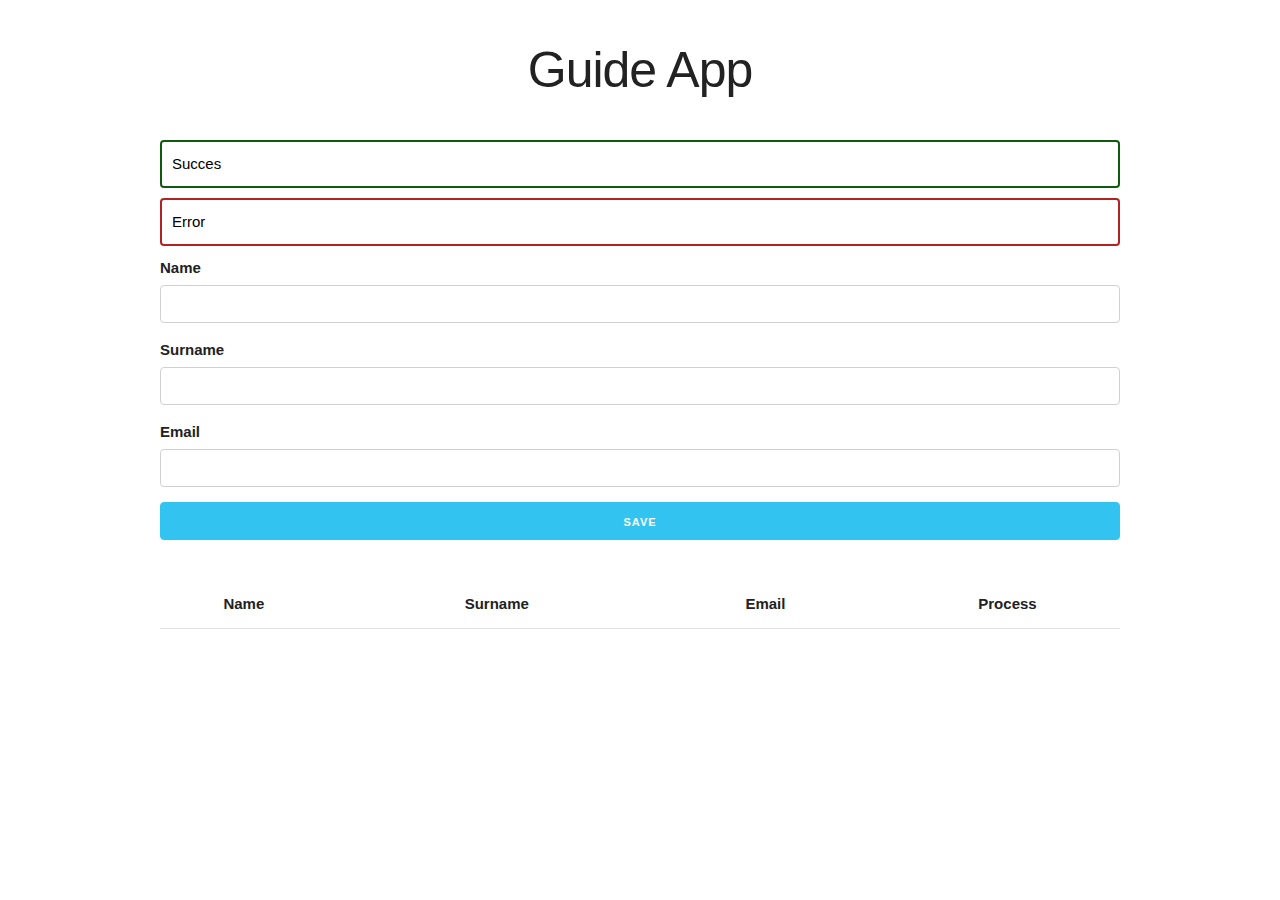
<file: guideApp/index.html>
<!DOCTYPE html>
<html lang="en">
<head>
  <meta charset="UTF-8">
  <meta http-equiv="X-UA-Compatible" content="IE=edge">
  <meta name="viewport" content="width=device-width, initial-scale=1.0">
  <title>Guide App</title>
  <link rel="stylesheet" href="https://cdnjs.cloudflare.com/ajax/libs/font-awesome/6.3.0/css/all.min.css" integrity="sha512-SzlrxWUlpfuzQ+pcUCosxcglQRNAq/DZjVsC0lE40xsADsfeQoEypE+enwcOiGjk/bSuGGKHEyjSoQ1zVisanQ==" crossorigin="anonymous" referrerpolicy="no-referrer" />
  <link rel="stylesheet" href="normalize.css">
  <link rel="stylesheet" href="skeleton.css">
  <link rel="stylesheet" href="main.css">
</head>
<body>
  <div class="container">
    <h1 class="main-title">Guide App</h1>

    <div class="info info-success">Succes</div>
    <div class="info info-error">Error</div>

    <form class="form-guide">
      <div>
        <label for="name">Name</label>
        <input type="text" id="name" class="u-full-width">
      </div>
      <div>
        <label for="surname">Surname</label>
        <input type="text" id="surname" class="u-full-width">
      </div>
      <div>
        <label for="email">Email</label>
        <input type="text" id="email" class="u-full-width">
      </div>
      <div>
        <input type="submit" id="save" value="Save" class="u-full-width button-primary">
      </div>
    </form>

    <table class="u-full-width">
      <thead>
        <tr>
          <th>Name</th>
          <th>Surname</th>
          <th>Email</th>
          <th>Process</th>
        </tr>
      </thead>
      <tbody class="person-list"></tbody>
    </table>
  </div>
  
  <script src="app.js"></script>
</body>
</html>
</file>
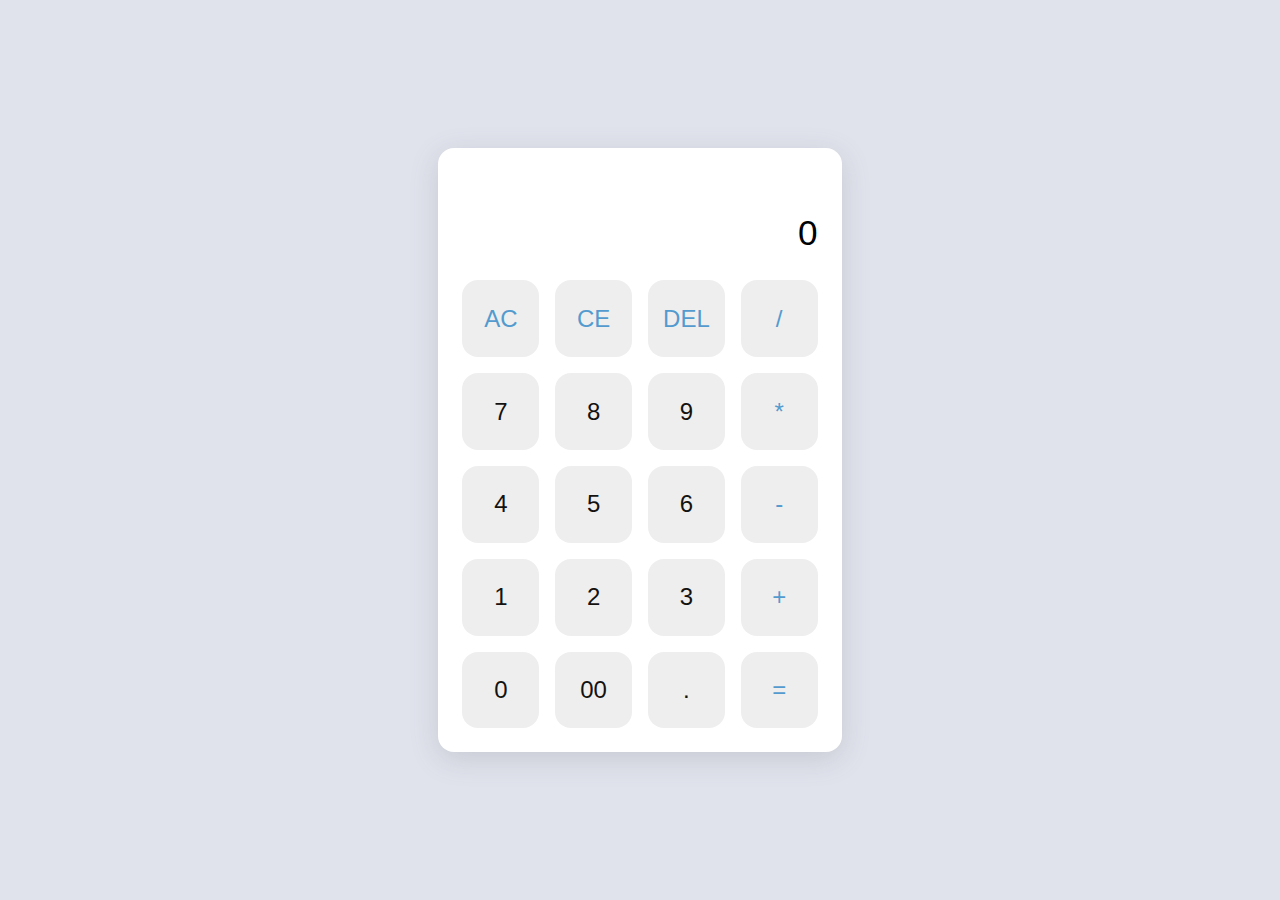
<file: calculator/calculator.html>
<!DOCTYPE html>
<html lang="en">

<head>
  <meta charset="UTF-8">
  <meta name="viewport" content="width=device-width, initial-scale=1.0">
  <link rel="stylesheet" href="style.css">
  <title>Calculator</title>
</head>

<body>
  <div class="container">
    <div class="buffer-screen"></div>
    <div class="main-screen">0</div>
    <button class="operator">AC</button>
    <button class="operator">CE</button>
    <button class="operator">DEL</button>
    <button class="operator">/</button>
    <button class="number">7</button>
    <button class="number">8</button>
    <button class="number">9</button>
    <button class="operator">*</button>
    <button class="number">4</button>
    <button class="number">5</button>
    <button class="number">6</button>
    <button class="operator">-</button>
    <button class="number">1</button>
    <button class="number">2</button>
    <button class="number">3</button>
    <button class="operator">+</button>
    <button class="number">0</button>
    <button class="number">00</button>
    <button class="number">.</button>
    <button class="operator">=</button>
  </div>
  <script src="index.js"></script>
</body>

</html>
</file>
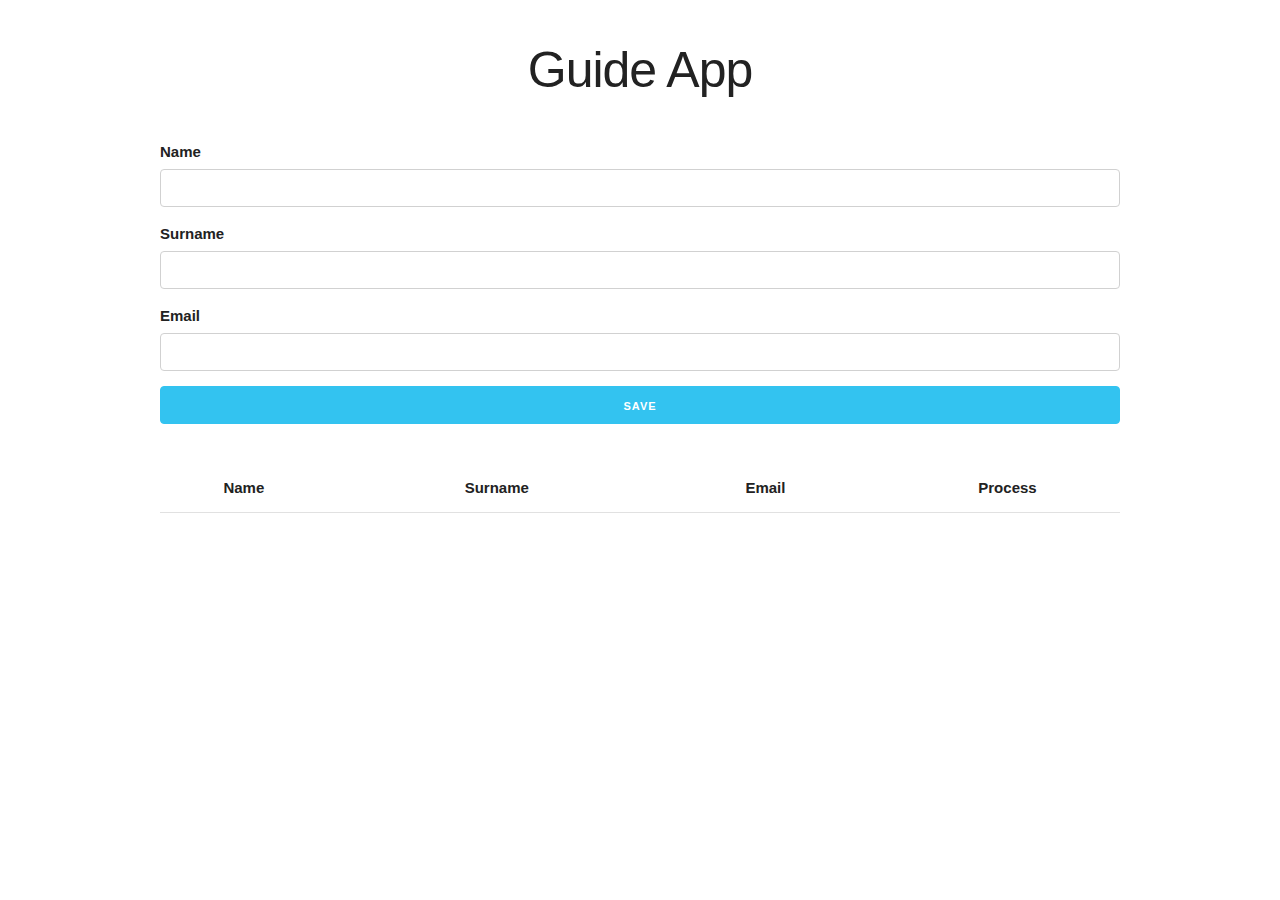
<file: guideApp/guide-app.html>
<!DOCTYPE html>
<html lang="en">
<head>
  <meta charset="UTF-8">
  <meta http-equiv="X-UA-Compatible" content="IE=edge">
  <meta name="viewport" content="width=device-width, initial-scale=1.0">
  <title>Guide App</title>
  <link rel="stylesheet" href="https://cdnjs.cloudflare.com/ajax/libs/font-awesome/6.3.0/css/all.min.css" integrity="sha512-SzlrxWUlpfuzQ+pcUCosxcglQRNAq/DZjVsC0lE40xsADsfeQoEypE+enwcOiGjk/bSuGGKHEyjSoQ1zVisanQ==" crossorigin="anonymous" referrerpolicy="no-referrer" />
  <link rel="stylesheet" href="normalize.css">
  <link rel="stylesheet" href="skeleton.css">
  <link rel="stylesheet" href="main.css">
</head>
<body>
  <div class="container">
    <h1 class="main-title">Guide App</h1>

    <div class="info">Success</div>

    <form class="form-guide">
      <div>
        <label for="name">Name</label>
        <input type="text" id="name" class="u-full-width">
      </div>
      <div>
        <label for="surname">Surname</label>
        <input type="text" id="surname" class="u-full-width">
      </div>
      <div>
        <label for="email">Email</label>
        <input type="text" id="email" class="u-full-width">
      </div>
      <div>
        <input type="submit" id="save" value="Save" class="u-full-width button-primary">
      </div>
    </form>

    <table class="u-full-width">
      <thead>
        <tr>
          <th>Name</th>
          <th>Surname</th>
          <th>Email</th>
          <th>Process</th>
        </tr>
      </thead>
      <tbody class="person-list"></tbody>
    </table>
  </div>
  
  <script src="app.js"></script>
</body>
</html>
</file>
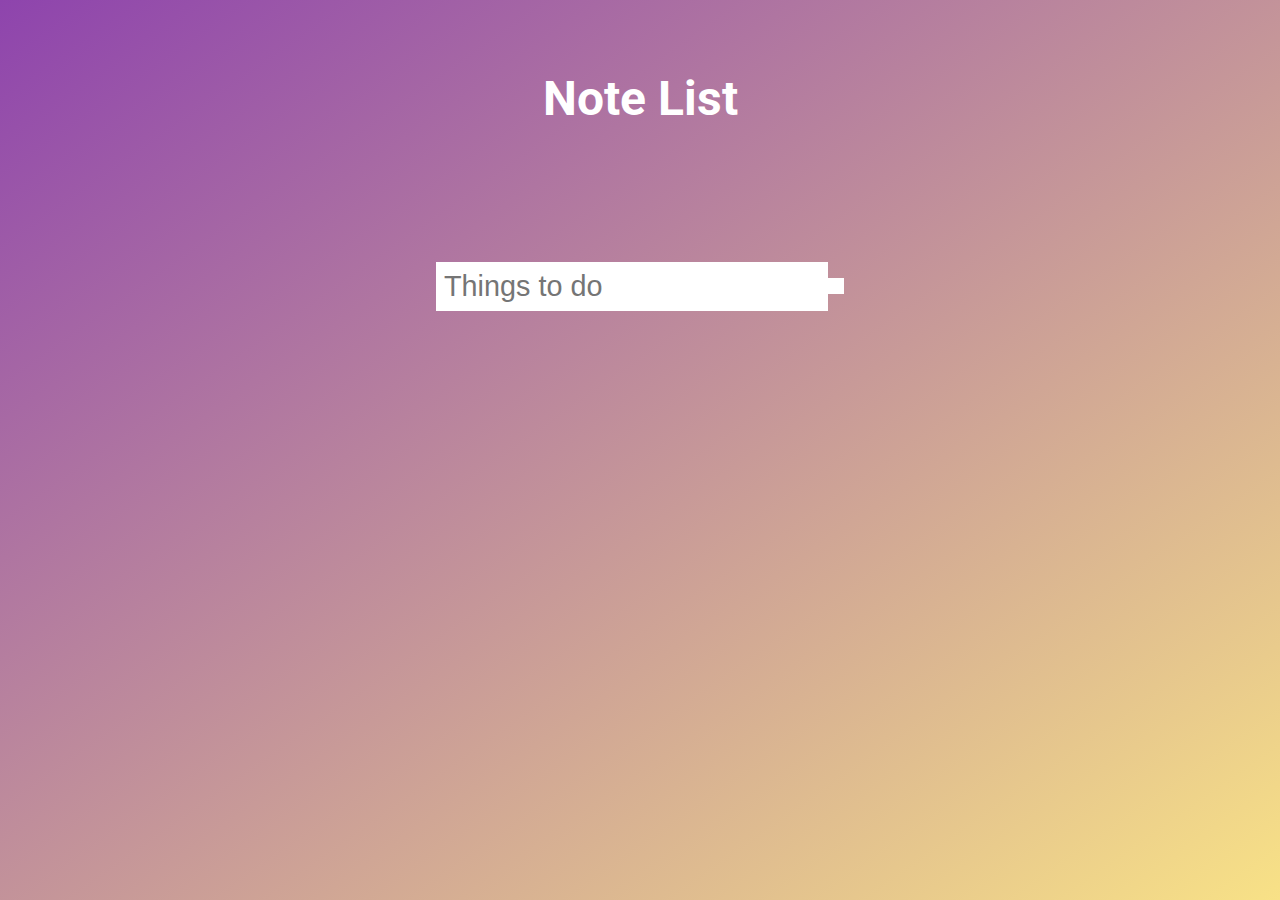
<file: noteList/note_list.html>
<!DOCTYPE html>
<html lang="en">
<head>
    <meta charset="UTF-8">
    <meta http-equiv="X-UA-Compatible" content="IE=edge">
    <meta name="viewport" content="width=device-width, initial-scale=1.0">
    <title>Document</title>
    <link rel="stylesheet" href="https://cdnjs.cloudflare.com/ajax/libs/font-awesome/6.3.0/css/all.min.css" integrity="sha512-SzlrxWUlpfuzQ+pcUCosxcglQRNAq/DZjVsC0lE40xsADsfeQoEypE+enwcOiGjk/bSuGGKHEyjSoQ1zVisanQ==" crossorigin="anonymous" referrerpolicy="no-referrer" />
    <link rel="preconnect" href="https://fonts.googleapis.com">
    <link rel="preconnect" href="https://fonts.gstatic.com" crossorigin>
    <link href="https://fonts.googleapis.com/css2?family=Roboto:wght@400;700&display=swap" rel="stylesheet">
    <link rel="stylesheet" href="style.css">
</head>
<body>
    <header class="header">
        <h1 class="main-title">
            Note List
        </h1>
    </header>

    <form class="note-form" action="#">
        <input type="text" class="form-item input-value" placeholder="Things to do">
        <button type="submit" class="form-item form-btn">
            <i class="fa-solid fa-cart-plus"></i>  
        </button>
    </form>

    <div class="note-container">
        <ul class="note-list"></ul>
    </div>

    <script src="script.js"></script>
</body>
</html>
</file>
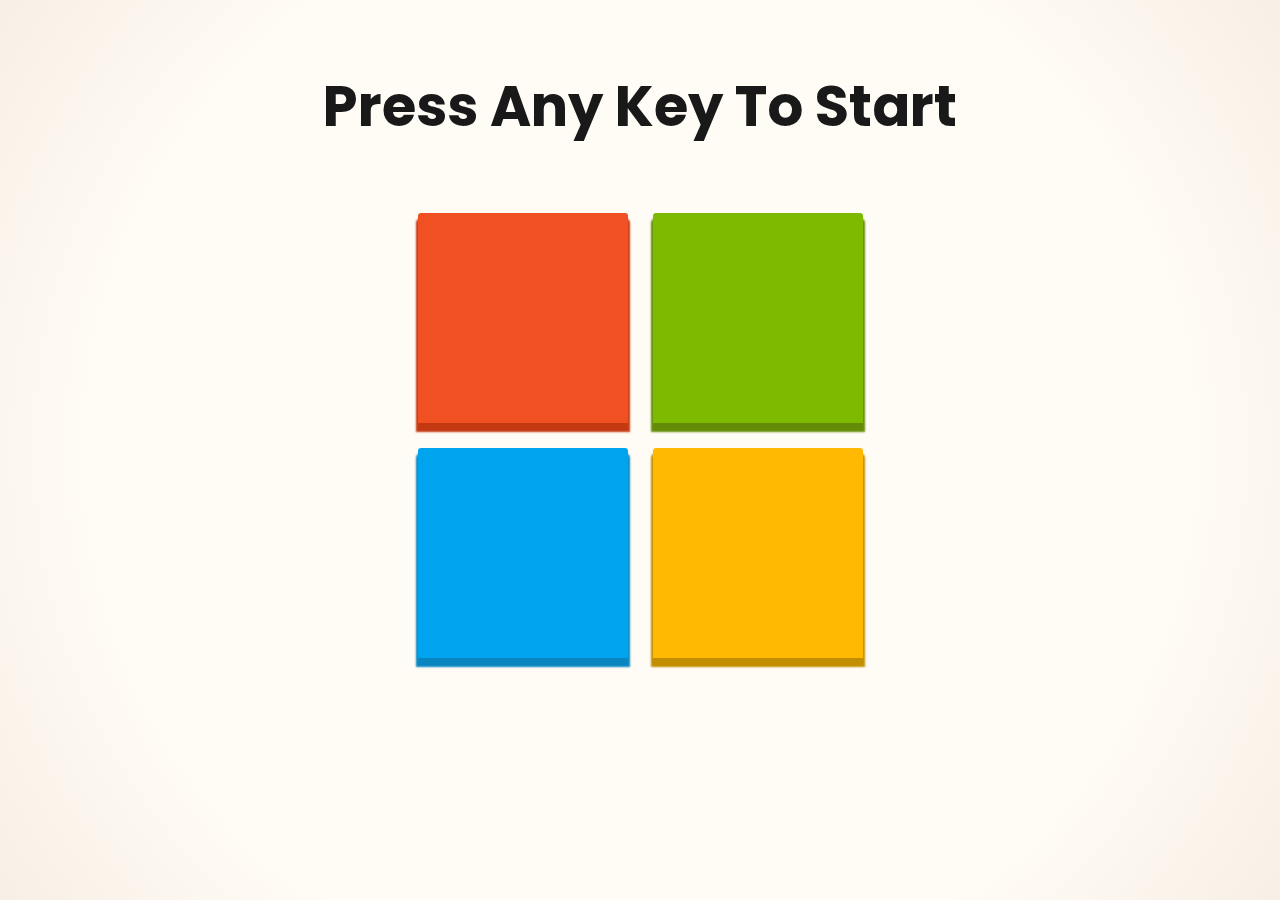
<file: simonGame/simonGame.html>
<!DOCTYPE html>
<html lang="en">

<head>
  <meta charset="UTF-8">
  <meta name="viewport" content="width=device-width, initial-scale=1.0">
  <!-- Google font links start -->
  <link rel="preconnect" href="https://fonts.googleapis.com">
  <link rel="preconnect" href="https://fonts.gstatic.com" crossorigin>
  <link href="https://fonts.googleapis.com/css2?family=Poppins&display=swap" rel="stylesheet">
  <!-- Google font links end -->
  <link rel="stylesheet" href="style.css">
  <title>Document</title>
</head>

<body>
  <div class="container">
    <h1>Press Any Key To Start</h1>
    <div class="simon-box">
      <button class="red"></button>
      <button class="green"></button>
      <button class="blue"></button>
      <button class="yellow"></button>
    </div>
  </div>

  <script src="index.js"></script>
</body>

</html>
</file>
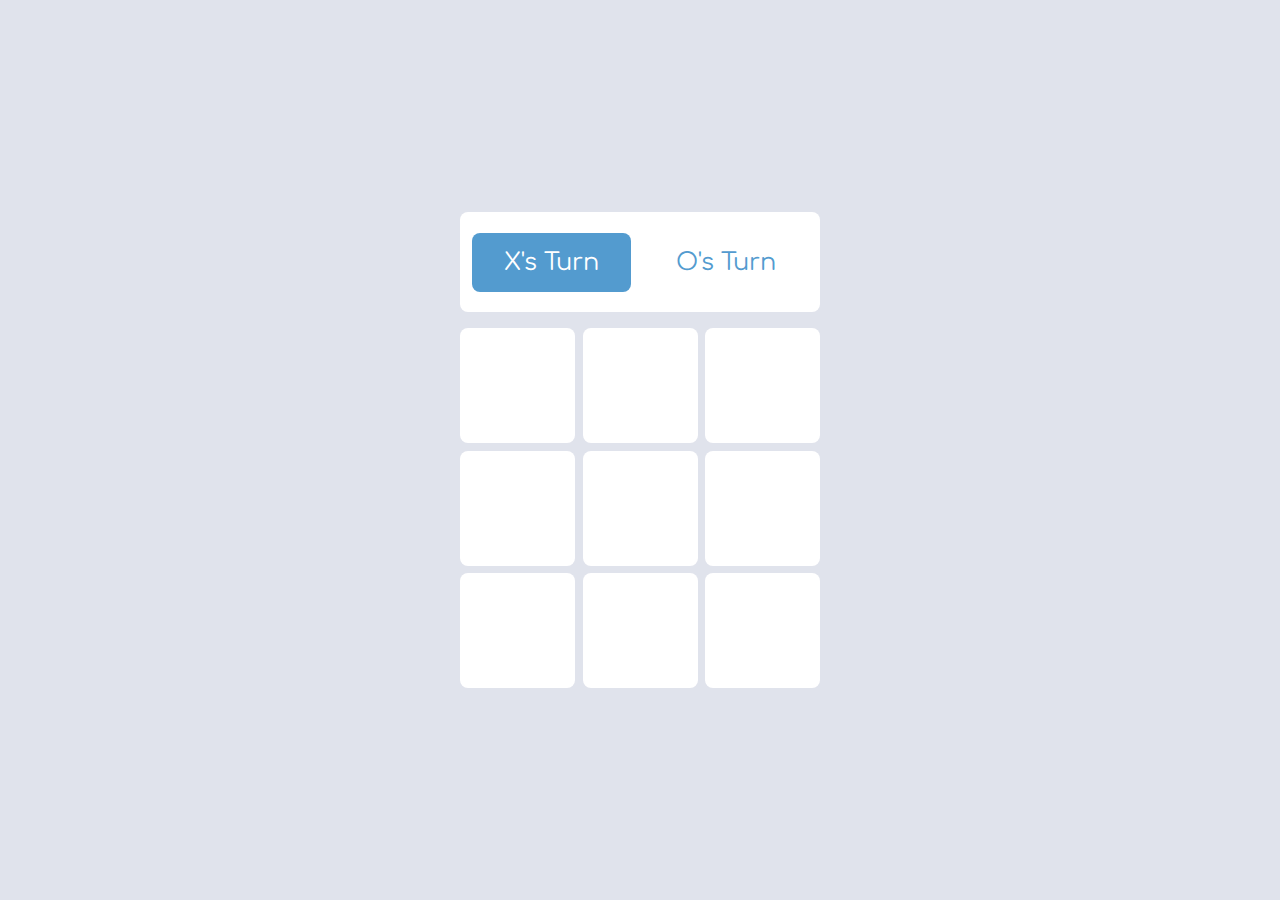
<file: ticTacToe/ticTacToe.html>
<!DOCTYPE html>
<html lang="en">

<head>
  <meta charset="UTF-8">
  <meta name="viewport" content="width=device-width, initial-scale=1.0">
  <link rel="stylesheet" href="style.css">
  <!-- Google font links start -->
  <link rel="preconnect" href="https://fonts.googleapis.com">
  <link rel="preconnect" href="https://fonts.gstatic.com" crossorigin>
  <link href="https://fonts.googleapis.com/css2?family=Comfortaa:wght@500&display=swap" rel="stylesheet">
  <link href="https://fonts.googleapis.com/css2?family=Quicksand:wght@500&display=swap" rel="stylesheet">
  <!-- Google font links end -->
  <title>Tic Tac Toe</title>
</head>

<body>
  <div class="container">
    <div class="turn-box">
      <div class="turn-x">X's Turn</div>
      <div class="turn-o">O's Turn</div>
    </div>
    <div class="symbol-box">
      <button></button>
      <button></button>
      <button></button>
      <button></button>
      <button></button>
      <button></button>
      <button></button>
      <button></button>
      <button></button>
    </div>
  </div>

  <script src="index.js"></script>
</body>

</html>
</file>
<file: guideApp/skeleton.css>
/*
* Skeleton V2.0.4
* Copyright 2014, Dave Gamache
* www.getskeleton.com
* Free to use under the MIT license.
* http://www.opensource.org/licenses/mit-license.php
* 12/29/2014
*/


/* Table of contents
––––––––––––––––––––––––––––––––––––––––––––––––––
- Grid
- Base Styles
- Typography
- Links
- Buttons
- Forms
- Lists
- Code
- Tables
- Spacing
- Utilities
- Clearing
- Media Queries
*/


/* Grid
–––––––––––––––––––––––––––––––––––––––––––––––––– */
.container {
  position: relative;
  width: 100%;
  max-width: 960px;
  margin: 0 auto;
  padding: 0 20px;
  box-sizing: border-box; }
.column,
.columns {
  width: 100%;
  float: left;
  box-sizing: border-box; }

/* For devices larger than 400px */
@media (min-width: 400px) {
  .container {
    width: 85%;
    padding: 0; }
}

/* For devices larger than 550px */
@media (min-width: 550px) {
  .container {
    width: 80%; }
  .column,
  .columns {
    margin-left: 4%; }
  .column:first-child,
  .columns:first-child {
    margin-left: 0; }

  .one.column,
  .one.columns                    { width: 4.66666666667%; }
  .two.columns                    { width: 13.3333333333%; }
  .three.columns                  { width: 22%;            }
  .four.columns                   { width: 30.6666666667%; }
  .five.columns                   { width: 39.3333333333%; }
  .six.columns                    { width: 48%;            }
  .seven.columns                  { width: 56.6666666667%; }
  .eight.columns                  { width: 65.3333333333%; }
  .nine.columns                   { width: 74.0%;          }
  .ten.columns                    { width: 82.6666666667%; }
  .eleven.columns                 { width: 91.3333333333%; }
  .twelve.columns                 { width: 100%; margin-left: 0; }

  .one-third.column               { width: 30.6666666667%; }
  .two-thirds.column              { width: 65.3333333333%; }

  .one-half.column                { width: 48%; }

  /* Offsets */
  .offset-by-one.column,
  .offset-by-one.columns          { margin-left: 8.66666666667%; }
  .offset-by-two.column,
  .offset-by-two.columns          { margin-left: 17.3333333333%; }
  .offset-by-three.column,
  .offset-by-three.columns        { margin-left: 26%;            }
  .offset-by-four.column,
  .offset-by-four.columns         { margin-left: 34.6666666667%; }
  .offset-by-five.column,
  .offset-by-five.columns         { margin-left: 43.3333333333%; }
  .offset-by-six.column,
  .offset-by-six.columns          { margin-left: 52%;            }
  .offset-by-seven.column,
  .offset-by-seven.columns        { margin-left: 60.6666666667%; }
  .offset-by-eight.column,
  .offset-by-eight.columns        { margin-left: 69.3333333333%; }
  .offset-by-nine.column,
  .offset-by-nine.columns         { margin-left: 78.0%;          }
  .offset-by-ten.column,
  .offset-by-ten.columns          { margin-left: 86.6666666667%; }
  .offset-by-eleven.column,
  .offset-by-eleven.columns       { margin-left: 95.3333333333%; }

  .offset-by-one-third.column,
  .offset-by-one-third.columns    { margin-left: 34.6666666667%; }
  .offset-by-two-thirds.column,
  .offset-by-two-thirds.columns   { margin-left: 69.3333333333%; }

  .offset-by-one-half.column,
  .offset-by-one-half.columns     { margin-left: 52%; }

}


/* Base Styles
–––––––––––––––––––––––––––––––––––––––––––––––––– */
/* NOTE
html is set to 62.5% so that all the REM measurements throughout Skeleton
are based on 10px sizing. So basically 1.5rem = 15px :) */
html {
  font-size: 62.5%; }
body {
  font-size: 1.5em; /* currently ems cause chrome bug misinterpreting rems on body element */
  line-height: 1.6;
  font-weight: 400;
  font-family: "Raleway", "HelveticaNeue", "Helvetica Neue", Helvetica, Arial, sans-serif;
  color: #222; }


/* Typography
–––––––––––––––––––––––––––––––––––––––––––––––––– */
h1, h2, h3, h4, h5, h6 {
  margin-top: 0;
  margin-bottom: 2rem;
  font-weight: 300; }
h1 { font-size: 4.0rem; line-height: 1.2;  letter-spacing: -.1rem;}
h2 { font-size: 3.6rem; line-height: 1.25; letter-spacing: -.1rem; }
h3 { font-size: 3.0rem; line-height: 1.3;  letter-spacing: -.1rem; }
h4 { font-size: 2.4rem; line-height: 1.35; letter-spacing: -.08rem; }
h5 { font-size: 1.8rem; line-height: 1.5;  letter-spacing: -.05rem; }
h6 { font-size: 1.5rem; line-height: 1.6;  letter-spacing: 0; }

/* Larger than phablet */
@media (min-width: 550px) {
  h1 { font-size: 5.0rem; }
  h2 { font-size: 4.2rem; }
  h3 { font-size: 3.6rem; }
  h4 { font-size: 3.0rem; }
  h5 { font-size: 2.4rem; }
  h6 { font-size: 1.5rem; }
}

p {
  margin-top: 0; }


/* Links
–––––––––––––––––––––––––––––––––––––––––––––––––– */
a {
  color: #1EAEDB; }
a:hover {
  color: #0FA0CE; }


/* Buttons
–––––––––––––––––––––––––––––––––––––––––––––––––– */
.button,
button,
input[type="submit"],
input[type="reset"],
input[type="button"] {
  display: inline-block;
  height: 38px;
  padding: 0 30px;
  color: #555;
  text-align: center;
  font-size: 11px;
  font-weight: 600;
  line-height: 38px;
  letter-spacing: .1rem;
  text-transform: uppercase;
  text-decoration: none;
  white-space: nowrap;
  background-color: transparent;
  border-radius: 4px;
  border: 1px solid #bbb;
  cursor: pointer;
  box-sizing: border-box; }
.button:hover,
button:hover,
input[type="submit"]:hover,
input[type="reset"]:hover,
input[type="button"]:hover,
.button:focus,
button:focus,
input[type="submit"]:focus,
input[type="reset"]:focus,
input[type="button"]:focus {
  color: #333;
  border-color: #888;
  outline: 0; }
.button.button-primary,
button.button-primary,
input[type="submit"].button-primary,
input[type="reset"].button-primary,
input[type="button"].button-primary {
  color: #FFF;
  background-color: #33C3F0;
  border-color: #33C3F0; }
.button.button-primary:hover,
button.button-primary:hover,
input[type="submit"].button-primary:hover,
input[type="reset"].button-primary:hover,
input[type="button"].button-primary:hover,
.button.button-primary:focus,
button.button-primary:focus,
input[type="submit"].button-primary:focus,
input[type="reset"].button-primary:focus,
input[type="button"].button-primary:focus {
  color: #FFF;
  background-color: #1EAEDB;
  border-color: #1EAEDB; }


/* Forms
–––––––––––––––––––––––––––––––––––––––––––––––––– */
input[type="email"],
input[type="number"],
input[type="search"],
input[type="text"],
input[type="tel"],
input[type="url"],
input[type="password"],
textarea,
select {
  height: 38px;
  padding: 6px 10px; /* The 6px vertically centers text on FF, ignored by Webkit */
  background-color: #fff;
  border: 1px solid #D1D1D1;
  border-radius: 4px;
  box-shadow: none;
  box-sizing: border-box; }
/* Removes awkward default styles on some inputs for iOS */
input[type="email"],
input[type="number"],
input[type="search"],
input[type="text"],
input[type="tel"],
input[type="url"],
input[type="password"],
textarea {
  -webkit-appearance: none;
     -moz-appearance: none;
          appearance: none; }
textarea {
  min-height: 65px;
  padding-top: 6px;
  padding-bottom: 6px; }
input[type="email"]:focus,
input[type="number"]:focus,
input[type="search"]:focus,
input[type="text"]:focus,
input[type="tel"]:focus,
input[type="url"]:focus,
input[type="password"]:focus,
textarea:focus,
select:focus {
  border: 1px solid #33C3F0;
  outline: 0; }
label,
legend {
  display: block;
  margin-bottom: .5rem;
  font-weight: 600; }
fieldset {
  padding: 0;
  border-width: 0; }
input[type="checkbox"],
input[type="radio"] {
  display: inline; }
label > .label-body {
  display: inline-block;
  margin-left: .5rem;
  font-weight: normal; }


/* Lists
–––––––––––––––––––––––––––––––––––––––––––––––––– */
ul {
  list-style: circle inside; }
ol {
  list-style: decimal inside; }
ol, ul {
  padding-left: 0;
  margin-top: 0; }
ul ul,
ul ol,
ol ol,
ol ul {
  margin: 1.5rem 0 1.5rem 3rem;
  font-size: 90%; }
li {
  margin-bottom: 1rem; }


/* Code
–––––––––––––––––––––––––––––––––––––––––––––––––– */
code {
  padding: .2rem .5rem;
  margin: 0 .2rem;
  font-size: 90%;
  white-space: nowrap;
  background: #F1F1F1;
  border: 1px solid #E1E1E1;
  border-radius: 4px; }
pre > code {
  display: block;
  padding: 1rem 1.5rem;
  white-space: pre; }


/* Tables
–––––––––––––––––––––––––––––––––––––––––––––––––– */
th,
td {
  padding: 12px 15px;
  text-align: center;
  border-bottom: 1px solid #E1E1E1; }
th:first-child,
td:first-child {
  padding-left: 0; }
th:last-child,
td:last-child {
  padding-right: 0; }


/* Spacing
–––––––––––––––––––––––––––––––––––––––––––––––––– */
button,
.button {
  margin-bottom: 1rem; }
input,
textarea,
select,
fieldset {
  margin-bottom: 1.5rem; }
pre,
blockquote,
dl,
figure,
table,
p,
ul,
ol,
form {
  margin-bottom: 2.5rem; }


/* Utilities
–––––––––––––––––––––––––––––––––––––––––––––––––– */
.u-full-width {
  width: 100%;
  box-sizing: border-box; }
.u-max-full-width {
  max-width: 100%;
  box-sizing: border-box; }
.u-pull-right {
  float: right; }
.u-pull-left {
  float: left; }


/* Misc
–––––––––––––––––––––––––––––––––––––––––––––––––– */
hr {
  margin-top: 3rem;
  margin-bottom: 3.5rem;
  border-width: 0;
  border-top: 1px solid #E1E1E1; }


/* Clearing
–––––––––––––––––––––––––––––––––––––––––––––––––– */

/* Self Clearing Goodness */
.container:after,
.row:after,
.u-cf {
  content: "";
  display: table;
  clear: both; }


/* Media Queries
–––––––––––––––––––––––––––––––––––––––––––––––––– */
/*
Note: The best way to structure the use of media queries is to create the queries
near the relevant code. For example, if you wanted to change the styles for buttons
on small devices, paste the mobile query code up in the buttons section and style it
there.
*/


/* Larger than mobile */
@media (min-width: 400px) {}

/* Larger than phablet (also point when grid becomes active) */
@media (min-width: 550px) {}

/* Larger than tablet */
@media (min-width: 750px) {}

/* Larger than desktop */
@media (min-width: 1000px) {}

/* Larger than Desktop HD */
@media (min-width: 1200px) {}
</file>
<file: guideApp/main.css>
.main-title{
  text-align: center;
  margin: 4rem 0;
}

.btn{
outline: none;
font-size: 1.5rem;
}
.btn-edit{
  color: rgb(14, 90, 14);
}
.btn-delete{
  color: rgb(177, 34, 34);
}

.info{
  margin: 1rem 0;
  padding: 1rem;
  border-radius: 4px;
  color: black;
  display: none;
}
.info-success{
  border: 2px solid rgb(14, 90, 14);
  display: block;
}
.info-error{
  border: 2px solid rgb(177, 34, 34);
  display: block;
}

.fa-solid{
  pointer-events: none;
}
</file>
<file: calculator/style.css>
*{
  box-sizing: border-box;
  padding: 0;
  margin: 0;
}
:root {
  --bcg: #E0E3EC;
  --btn-bcg: #EEEEEE;
  --operator: #539BCF;
  --number: #141210;
}
body{
  background-color: var(--bcg);
  height: 100vh;
  font-family: Arial, Helvetica, sans-seri6;
  display: grid;
  place-items: center;
}
.container{
  display: grid;
  background-color: white;
  gap: 1rem;
  grid-template: 2vw 4vw repeat(5,6vw) / repeat(4,6vw);
  padding: 1.5rem;
  border-radius: 1rem;
  box-shadow: rgba(100, 100, 111, 0.2) 0px 7px 29px 0px;
}
.buffer-screen{
  grid-column: 1 / -1;
  font-size: 1.2rem;
  opacity: 0.5;
  display: flex;
  justify-content: end;
  align-items: end;

}
.main-screen{
  grid-column: 1 / -1;
  font-size: 2.2rem;
  display: flex;
  justify-content: end;
  align-items: start;
}
button{
  background-color: var(--btn-bcg);
  font-size: 1.5rem;
  border: none;
  border-radius: 1rem;
}
.number{
  color: var(--number);
}
.operator{
  color: var(--operator);
}

/* Brakpoints in bootstrap */
@media (max-width: 1200px) {
  .container{grid-template: calc(8vw/3) calc(8vw/3*2)  repeat(5,8vw) / repeat(4,8vw);}
}
@media (max-width: 992px) {
  .container{grid-template: 3vw 6vw repeat(5,9vw) / repeat(4,9vw);}
}
@media (max-width: 768px) {
  .container{grid-template: 4vw 8vw repeat(5,12vw) / repeat(4,12vw);}
}
@media (max-width: 576px){
  .container{grid-template: minmax(30px, 5vw) minmax(60px, 10vw) repeat(5,minmax(60px, 15vw)) / repeat(4,minmax(60px, 15vw));}
}
</file>
<file: noteList/style.css>
:root{
    --main-color: rgba(142, 68, 173,1.0);
    --main-color-light: rgba(241, 196, 15,0.5);
    --accent-color: rgba(127, 140, 141,1.0);
    --accent-color-light: rgba(127, 140, 141,0.5);
}

*{
    margin: 0;
    padding: 0;
    box-sizing: border-box;
}

body{
    font-family: 'Roboto', sans-serif;
    background-image: linear-gradient(to bottom right, var(--main-color), var(--main-color-light));
    background-repeat: no-repeat;
    min-height: calc(100vh - 8px);
}

.main-title{
    font-size: 3rem;
    color: white;
}

.header, .note-form{
    min-height: 20vh;
    margin: 0.5rem;
    display: flex;
    justify-content: center;
    align-items: center;
}

.form-item{
    padding: 0.5rem;
    font-size: 1.8rem;
    border: none;
    outline: none;
    background-color:white;
}

.form-btn{
    color: var(--accent-color);
    cursor: pointer;
}
.form-btn:hover{
    color: white;
    background-color: var(--accent-color);
}

.note-container{
    display: flex;
    justify-content: center;
    align-items: center;
}

.note-list{
    list-style: none;
    min-width: 40%;
}

.note-item{
    display: flex;
    justify-content: center;
    align-items: center;
    margin: 0.45rem;
    font-size: 1.2rem;
    background-color: #fff;
    transition: 0.3s ease-in-out;
}

.note-content{
    flex:1;
    padding: 1rem;
}

.note-btn{
    background-color:var(--accent-color-light);
    outline: none;
    border: none;
    font-size: 1.2rem;
    padding: 1.2rem;
    cursor: pointer;
}

.note-delete{
    background-color: rgba(147, 38, 38, 0.533);
}

.note-blur{
    opacity: 0.5;
}

.fa-solid{
    pointer-events: none;
}

.deletEfect{
    transform: scale(0);
}
</file>
<file: simonGame/style.css>
*{
  box-sizing: border-box;
  padding: 0;
  margin: 0;
}
:root{
  --box-size: 210px;
  --box-size-small: 150px;
  --red: #F15022;
  --shadow-red: #C33912;
  --green: #7EBA00;
  --shadow-green: #648C08;
  --blue: #00A3EE;
  --shadow-blue: #0986C0;
  --yellow: #FFB901;
  --shadow-yellow: #C28F02;
  --gray: #B2A59B;
}
body{
  height: 100vh;
  background: rgb(255,251,245);
  background: radial-gradient(circle, rgba(255,251,245,1) 70%, rgba(247,239,229,1) 100%);
}
.container{
  display: grid;
  place-items: center;
}
h1{
  font-family: 'Poppins', sans-serif;
  font-size: 3.5rem;
  color: #191919;
  text-align: center;
  padding: 4rem;
  caret-color: transparent;
}
.simon-box{
  display: grid;
  grid-template: repeat(2,var(--box-size)) / repeat(2,var(--box-size));
  gap: 25px;
  padding: 0 2.5rem;
}
.simon-box > button{
  width: var(--box-size);
  border-radius: 3px 3px 0 0 ;
  border: none;
  caret-color: transparent;
}
.red{
background-color: var(--red);
box-shadow: 0px 7px 2px 2px var(--shadow-red);
}
.green{
  background-color: var(--green);
  box-shadow: 0px 7px 2px 2px var(--shadow-green);
}
.blue{
  background-color: var(--blue);
  box-shadow: 0px 7px 2px 2px var(--shadow-blue);
}
.yellow{
  background-color: var(--yellow);
  box-shadow: 0px 7px 2px 2px var(--shadow-yellow);
}
.pressed {
  box-shadow: 0px 4px 4px 0px var(--gray);
}
.wrong{
  background: rgb(238,237,237);
  background: radial-gradient(circle, rgba(238,237,237,1) 35%, rgba(215,19,19,0.25) 90%);
}
/* Brakpoints for phones */
@media (max-width: 576px){
  h1{
    font-size: 3rem;
    padding: 4rem 2rem;
  }
  .simon-box{
    grid-template: repeat(2,var(--box-size-small)) / repeat(2,var(--box-size-small));
    gap: 15px;
    padding: 0 2.5rem;
  }
  .simon-box > button{
    width: var(--box-size-small);
  }
}
</file>
<file: ticTacToe/style.css>
*{
  box-sizing: border-box;
  padding: 0;
  margin: 0;
}
:root {
  --bcg: #E0E3EC;
  --symbols: #539BCF;
  --symbol-size: 115px;
  --line-width: 6px;
  --line-gap: 40px;
}
body{
  background-color: var(--bcg);
  height: 100vh;
  font-family: 'Comfortaa', sans-serif;
  display: grid;
  place-items: center;
}
.container{
  display: grid;
  gap: 1rem;
  grid-template: 100px 360px/ 360px; 
  padding: 1.5rem;
  border-radius: 1rem;
  color: var(--symbols);
}
.turn-box{
  background-color: white;
  display: flex;
  justify-content: space-evenly;
  align-items: center;
  border-radius: 0.5rem;
  font-size: 1.5rem;
}
.turn-box{
  cursor: default;
}
.turn-reverse{
  background-color: var(--symbols);
  color: white;
  transition: 0.5s ease-in-out;
}
.turn-box > div{
  border-radius: 0.5rem;
  padding: 1rem 2rem;
}
.symbol-box{
  position: relative;
  display: grid;
  grid-template: repeat(3,var(--symbol-size)) / repeat(3,var(--symbol-size));
  grid-template-columns: 115px 115px 115px;
  grid-template-rows: repeat(3,var(--symbol-size));
  place-items: center;
  gap: calc((120px - var(--symbol-size))*3 / 2);
}
button{
  background-color: white;
  border: none;
  border-radius: 0.5rem;
  font-family: 'Quicksand', sans-serif;
  font-size: 3.5rem;
  color: inherit;
  width: var(--symbol-size);
  height: var(--symbol-size);
}
button:hover{
  background-color: var(--symbols);
  color: white;
}
.reverse-btn-hover:hover{
  background-color: white;
  color: var(--symbols);
}
/* Line Calculations Start */
.line-horizontal-first{
  position: absolute;
  background-color: var(--symbols);
  top: calc((115px / 2) - 2px);
  left: calc(var(--line-gap) / 2);
  height: var(--line-width);
  width: calc(360px - var(--line-gap));
  border-radius: 0.5rem;
}
.line-horizontal-second{
  position: absolute;
  background-color: var(--symbols);
  top: calc((360px / 2) - 2px);
  left: calc(var(--line-gap)/2);
  height: var(--line-width);
  width: calc(360px - var(--line-gap));
  border-radius: 0.5rem;
}
.line-horizontal-third{
  position: absolute;
  background-color: var(--symbols);
  bottom: calc((115px / 2) - 4px);
  left: calc(var(--line-gap) / 2);
  height: var(--line-width);
  width: calc(360px - var(--line-gap));
  border-radius: 0.5rem;
}
.line-vertical-first{
  position: absolute;
  background-color: var(--symbols);
  top: calc(var(--line-gap) / 2);
  left: calc((115px / 2) - 2px);
  width: var(--line-width);
  height: calc(360px - var(--line-gap));
  border-radius: 0.5rem;
}
.line-vertical-second{
  position: absolute;
  background-color: var(--symbols);
  top: calc(var(--line-gap)/2);
  width: var(--line-width);
  height: calc(360px - var(--line-gap));
  border-radius: 0.5rem;
}
.line-vertical-third{
  position: absolute;
  background-color: var(--symbols);
  top: calc(var(--line-gap) / 2);
  right: calc((115px / 2) - 2px);
  width: var(--line-width);
  height: calc(360px - var(--line-gap));
  border-radius: 0.5rem;
}
.line-cross-positive{
  position: absolute;
  background-color: var(--symbols);
  top: calc(var(--line-gap) - 10px);
  left: calc(var(--line-gap) - 10px + 4px);
  height: var(--line-width);
  width: calc((360px * 1.4) - (2 * (var(--line-gap) - 10px) * 1.4));
  border-radius: 0.5rem;
  transform: rotate(45deg);
  transform-origin: top left;
}
.line-cross-negative{
  position: absolute;
  background-color: var(--symbols);
  top: calc(var(--line-gap) - 10px);
  right: calc(var(--line-gap) - 10px + 4px);
  height: var(--line-width);
  width: calc((360px * 1.4) - (2 * (var(--line-gap) - 10px) * 1.4));
  border-radius: 0.5rem;
  transform: rotate(-45deg);
  transform-origin: top right;
}
/* Line Calculations End */
</file>
